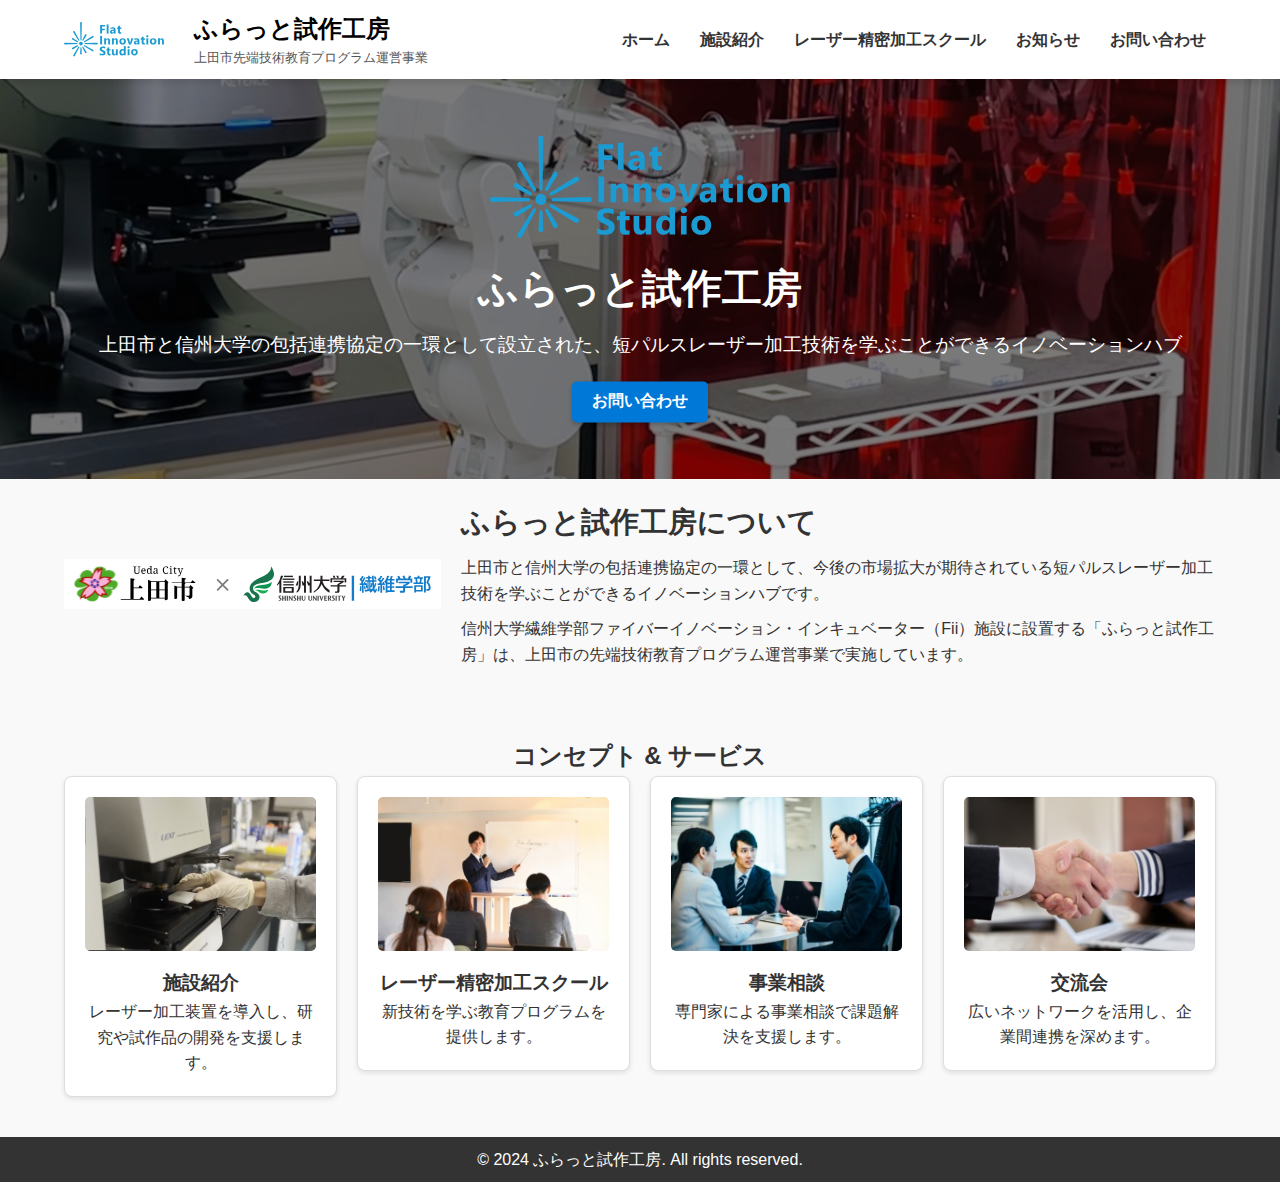
<file: index.html>
<!DOCTYPE html>
<html lang="ja">
<head>
    <meta charset="UTF-8">
    <meta name="viewport" content="width=device-width, initial-scale=1.0">
    <title>ふらっと試作工房</title>
    <link rel="stylesheet" href="css/global.css">
    <link rel="stylesheet" href="css/index.css">
</head>

<body data-page="home">

    <!-- ヘッダー -->
    <header>
        <div class="header-container">
            <a href="index.html" class="logo-link">
                <div class="logo-text">
                    <img src="img/レーザー工房ロゴ_背景透過.svg" alt="ロゴ" class="header-logo">
                    <div class="header-title-container">
                        <span class="header-title">ふらっと試作工房</span>
                        <span class="header-subtitle">上田市先端技術教育プログラム運営事業</span>
                    </div>
                </div>
            </a>
            <!-- ハンバーガーメニュー -->
            <div class="hamburger-menu">
                <span></span>
                <span></span>
                <span></span>
            </div>
            <!-- ナビゲーション -->
            <nav class="nav-links">
                <ul>
                    <li><a href="index.html">ホーム</a></li>
                    <li><a href="facility.html">施設紹介</a></li>
                    <li><a href="laser_school.html">レーザー精密加工スクール</a></li>
                    <li><a href="news.html">お知らせ</a></li>
                    <li><a href="contact.html">お問い合わせ</a></li>
                </ul>
            </nav>
        </div>
    </header>


    <!-- Hero Section -->
    <section id="home" class="hero">
        <div class="hero-overlay"></div>
        <div class="hero-content">
            <img src="img/レーザー工房ロゴ_背景透過.svg" alt="Flat Innovation Studio" class="hero-logo">
            <h1>ふらっと試作工房</h1>
            <p>上田市と信州大学の包括連携協定の一環として設立された、短パルスレーザー加工技術を学ぶことができるイノベーションハブ</p>
            <!-- お問い合わせボタン -->
            <button onclick="location.href='contact.html'">お問い合わせ</button>
        </div>
    </section>

    <!-- 施設紹介セクション -->
    <section id="facility" class="facility-section">
        <div class="facility-container">
            <!-- 画像 -->
            <div class="facility-image">
                <img src="img/UedaShi-ShinshuUniv.svg" alt="上田市と信州大学の連携画像">
            </div>
            <!-- 説明文 -->
            <div class="facility-description">
                <h2>ふらっと試作工房について</h2>
                <p>上田市と信州大学の包括連携協定の一環として、今後の市場拡大が期待されている短パルスレーザー加工技術を学ぶことができるイノベーションハブです。</p>
                <p>信州大学繊維学部ファイバーイノベーション・インキュベーター（Fii）施設に設置する「ふらっと試作工房」は、上田市の先端技術教育プログラム運営事業で実施しています。</p>
            </div>
        </div>
    </section>

    <!-- Services Section -->
    <section id="services" class="services-section">
        <h2>コンセプト & サービス</h2>
        <div class="services-container">
            <a href="facility.html" class="service-card-link">
                <div class="service-card">
                    <img src="img/試作工房.png" alt="試作工房">
                    <h3>施設紹介</h3>
                    <p>レーザー加工装置を導入し、研究や試作品の開発を支援します。</p>
                </div>
            </a>
            <a href="laser_school.html" class="service-card-link">
                <div class="service-card">
                    <img src="img/教育プログラム.jpg" alt="教育プログラム">
                    <h3>レーザー精密加工スクール</h3>
                    <p>新技術を学ぶ教育プログラムを提供します。</p>
                </div>
            </a>
            <a href="contact.html" class="service-card-link">
                <div class="service-card">
                    <img src="img/事業相談.jpg" alt="事業相談">
                    <h3>事業相談</h3>
                    <p>専門家による事業相談で課題解決を支援します。</p>
                </div>
            </a>
            <a href="contact.html" class="service-card-link">
                <div class="service-card">
                    <img src="img/交流会.jpg" alt="交流会">
                    <h3>交流会</h3>
                    <p>広いネットワークを活用し、企業間連携を深めます。</p>
                </div>
            </a>
        </div>
    </section>

    <!-- Footer -->
    <footer>
        <p>&copy; 2024 ふらっと試作工房. All rights reserved.</p>
    </footer>

    <script src="js/script.js"></script>
</body>
</html>
</file>
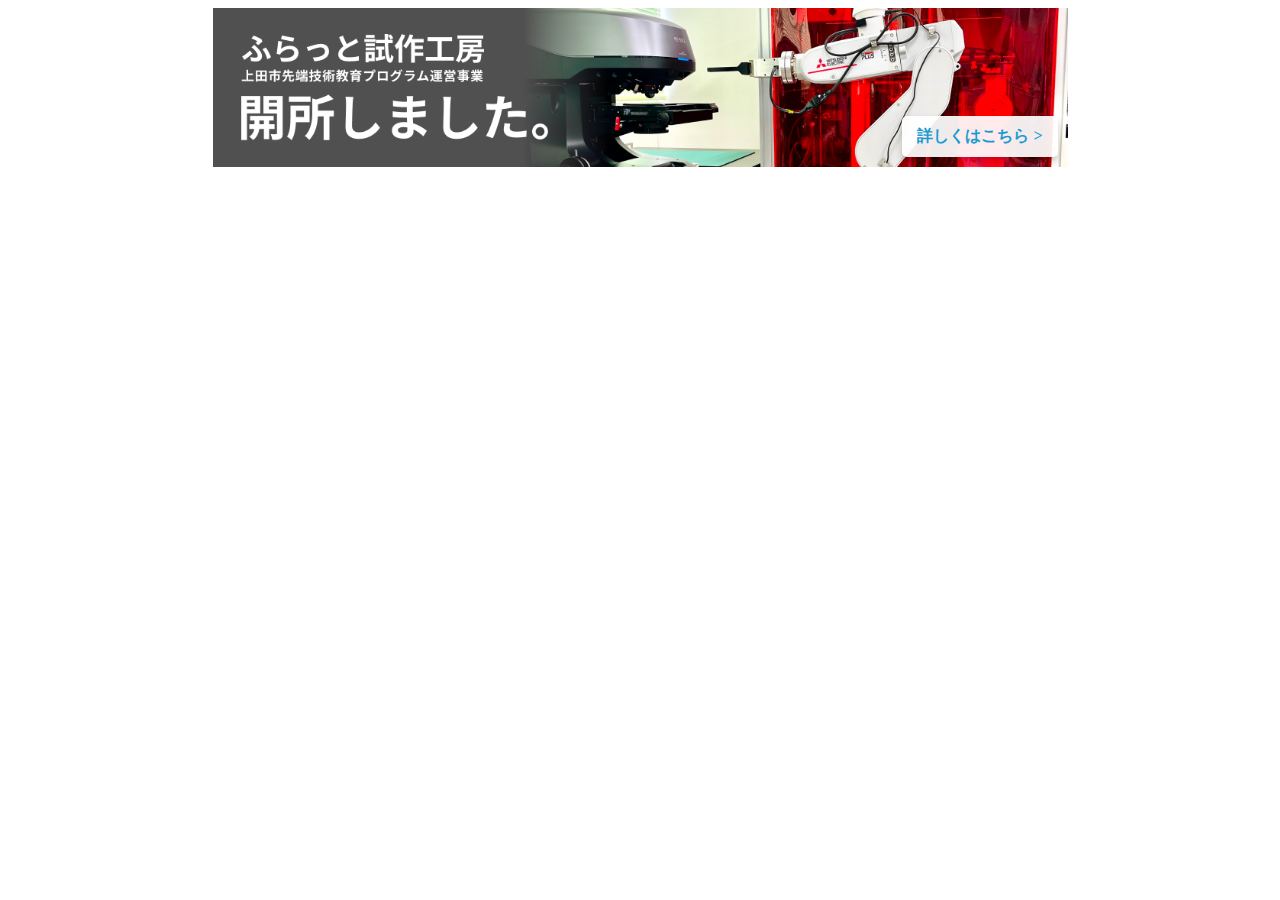
<file: yamalab/index.html>
<!DOCTYPE html>
<html lang="ja">
<head>
    <meta charset="UTF-8">
    <meta name="viewport" content="width=device-width, initial-scale=1.0">
    <title>バナーリンク</title>
    <style>
        .banner {
            position: relative;
            width: 100%;
            max-width: 855px; /* バナーの最大幅 */
            margin: auto;
        }

        .banner-link {
            display: block;
            text-decoration: none;
            color: inherit;
            position: relative;
        }

        .banner-image {
            width: 100%;
            display: block;
        }

        .button-container {
            position: absolute;
            bottom: 10px;
            right: 10px;
        }

        .button {
            display: inline-block;
            background-color: rgba(255, 255, 255, 0.92); /* 背景色の92%の薄さ */
            color: #1B9BD2; /* 文字色 */
            padding: 10px 15px;
            border-radius: 5px;
            font-size: 16px;
            font-weight: bold; /* 太字 */
            text-decoration: none;
            box-shadow: 0 4px 6px rgba(0, 0, 0, 0.2);
        }

        .button:hover {
            background-color: rgba(255, 255, 255, 1); /* ホバー時は完全な白 */
            box-shadow: 0 4px 8px rgba(0, 0, 0, 0.3);
        }
    </style>
</head>
<body>
    <div class="banner">
        <a href="https://yuuos.github.io/fis-web-project/" class="banner-link">
            <img src="koubou-banner.png" alt="開所しました。" class="banner-image" />
            <div class="button-container">
                <a href="https://yuuos.github.io/fis-web-project/" class="button">詳しくはこちら ></a>
            </div>
        </a>
    </div>
</body>
</html>
</file>
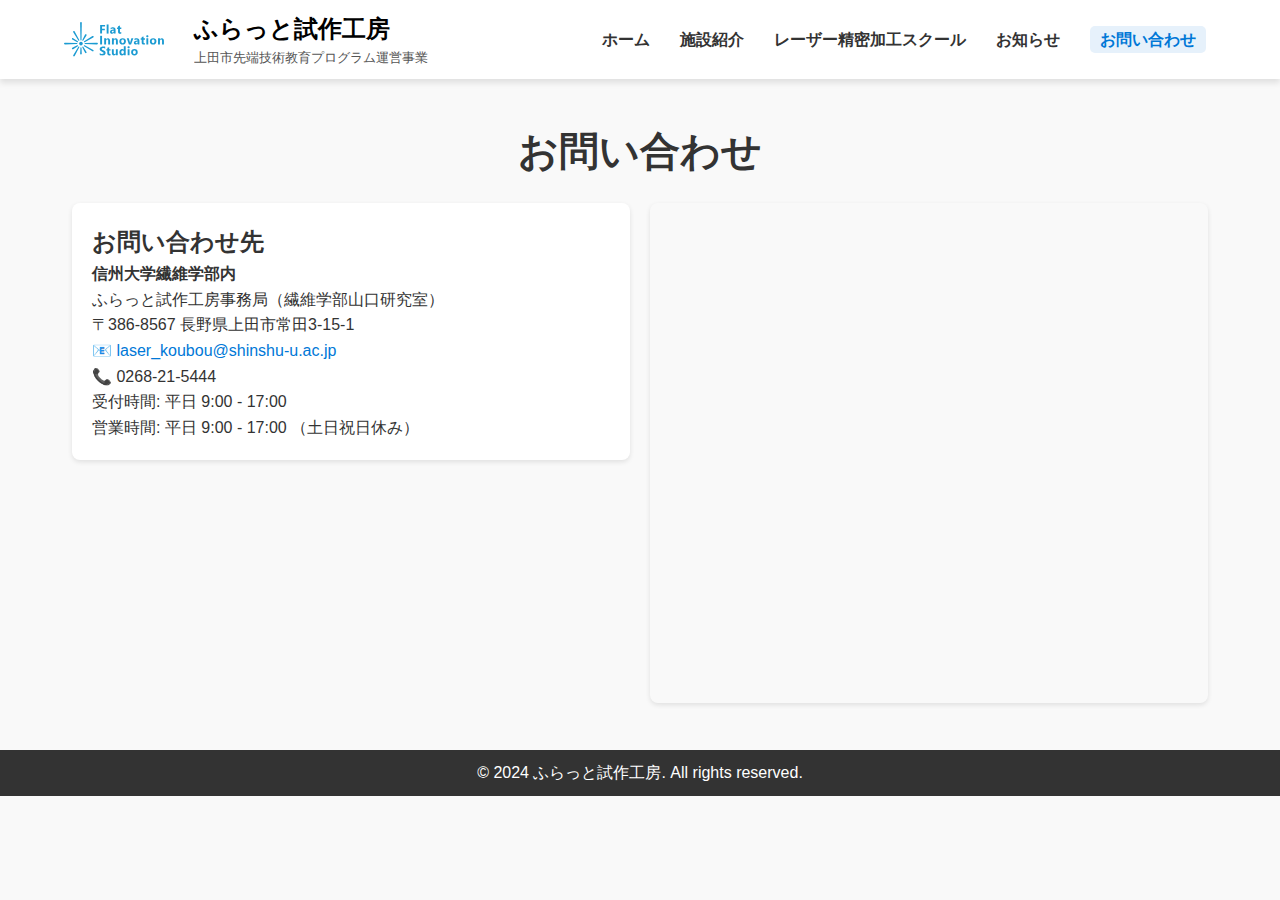
<file: contact.html>
<!DOCTYPE html>
<html lang="ja">
<head>
    <meta charset="UTF-8">
    <meta name="viewport" content="width=device-width, initial-scale=1.0">
    <title>お問い合わせ - ふらっと試作工房</title>
    <link rel="stylesheet" href="css/global.css">
    <link rel="stylesheet" href="css/contact.css">
</head>
<body data-page="contact">
    <!-- ヘッダー -->
    <header>
        <div class="header-container">
            <a href="index.html" class="logo-link">
                <div class="logo-text">
                    <img src="img/レーザー工房ロゴ_背景透過.svg" alt="ロゴ" class="header-logo">
                    <div class="header-title-container">
                        <span class="header-title">ふらっと試作工房</span>
                        <span class="header-subtitle">上田市先端技術教育プログラム運営事業</span>
                    </div>
                </div>
            </a>
            <!-- ハンバーガーメニュー -->
            <div class="hamburger-menu">
                <span></span>
                <span></span>
                <span></span>
            </div>
            <!-- ナビゲーション -->
            <nav class="nav-links">
                <ul>
                    <li><a href="index.html">ホーム</a></li>
                    <li><a href="facility.html">施設紹介</a></li>
                    <li><a href="laser_school.html">レーザー精密加工スクール</a></li>
                    <li><a href="news.html">お知らせ</a></li>
                    <li><a href="contact.html">お問い合わせ</a></li>
                </ul>
            </nav>
        </div>
    </header>

    <!-- お問い合わせセクション -->
    <section class="contact-section">
        <h1>お問い合わせ</h1>
        <div class="contact-container">
            <!-- 左側: 連絡先情報 -->
            <div class="contact-info">
                <h2>お問い合わせ先</h2>
                <p><strong>信州大学繊維学部内</strong><br>
                   ふらっと試作工房事務局（繊維学部山口研究室）<br>
                   〒386-8567 長野県上田市常田3-15-1</p>
                <p>
                    📧 <script type="text/javascript">
                        <!--
                        function converter(M){
                        var str="", str_as="";
                        for(var i=0;i<M.length;i++){
                        str_as = M.charCodeAt(i);
                        str += String.fromCharCode(str_as + 1);
                        }
                        return str;
                        }
                        var ad = converter(String.fromCharCode(107,96,114,100,113,94,106,110,116,97)+String.fromCharCode(110,116,63,114,103,104,109,114,103,116,44,116,45,96,98,45,105,111));
                        document.write("<a href=\"mai"+"lto:"+ad+"\">"+ad+"<\/a>");
                        //-->
                        </script>
                        <noscript>
                            <img src="img/mail_addr.svg" alt="メールアドレス">
                        </noscript>
                    <br>
                    📞 0268-21-5444<br>
                    受付時間: 平日 9:00 - 17:00<br>
                    営業時間: 平日 9:00 - 17:00 （土日祝日休み）
                </p>
            </div>
            <!-- 右側: Googleマップ -->
            <div class="contact-map">
                <!-- <h2>アクセス</h2> -->
                <iframe src="https://www.google.com/maps/embed?pb=!1m18!1m12!1m3!1d619.1450020070446!2d138.26291678468888!3d36.39160602669805!2m3!1f0!2f0!3f0!3m2!1i1024!2i768!4f13.1!3m3!1m2!1s0x601dbceb42600f27%3A0xe50cc89fa19ed64b!2z44CSMzg2LTAwMTgg6ZW36YeO55yM5LiK55Sw5biC5bi455Sw77yT5LiB55uu77yR77yV4oiS77yRIEZJSeaWveiorQ!5e0!3m2!1sja!2sjp!4v1735002816317!5m2!1sja!2sjp" 
                        width="100%" height="500" style="border:0;" allowfullscreen="" loading="lazy" referrerpolicy="no-referrer-when-downgrade"></iframe>
            </div>
        </div>
    </section>

    <!-- フッター -->
    <footer>
        <p>&copy; 2024 ふらっと試作工房. All rights reserved.</p>
    </footer>

    <script src="js/script.js"></script>
</body>
</html>
</file>
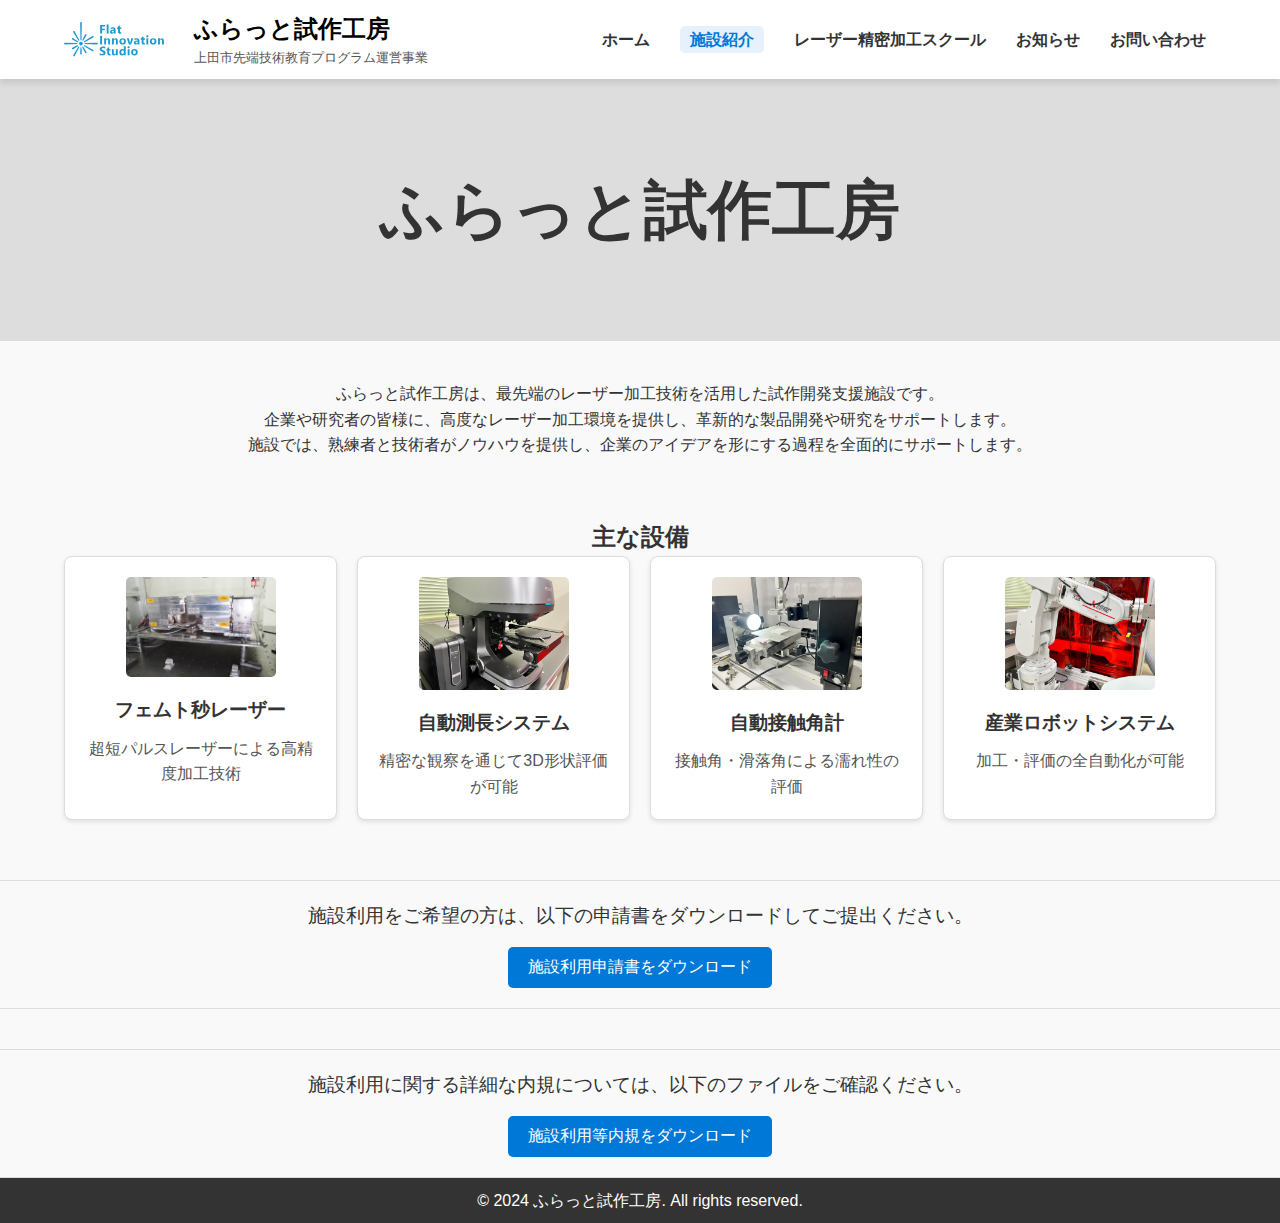
<file: facility.html>
<!DOCTYPE html>
<html lang="ja">
<head>
    <meta charset="UTF-8">
    <meta name="viewport" content="width=device-width, initial-scale=1.0">
    <title>施設紹介 - ふらっと試作工房</title>
    <link rel="stylesheet" href="css/global.css">
    <link rel="stylesheet" href="css/facility.css">
</head>
<body data-page="facility">

    <header>
        <div class="header-container">
            <a href="index.html" class="logo-link">
                <div class="logo-text">
                    <img src="img/レーザー工房ロゴ_背景透過.svg" alt="ロゴ" class="header-logo">
                    <div class="header-title-container">
                        <span class="header-title">ふらっと試作工房</span>
                        <span class="header-subtitle">上田市先端技術教育プログラム運営事業</span>
                    </div>
                </div>
            </a>
            <!-- ハンバーガーメニュー -->
            <div class="hamburger-menu">
                <span></span>
                <span></span>
                <span></span>
            </div>
            <nav class="nav-links">
                <ul>
                    <li><a href="index.html">ホーム</a></li>
                    <li><a href="facility.html">施設紹介</a></li>
                    <li><a href="laser_school.html">レーザー精密加工スクール</a></li>
                    <li><a href="news.html">お知らせ</a></li>
                    <li><a href="contact.html">お問い合わせ</a></li>
                </ul>
            </nav>
        </div>
    </header>


    <!-- 施設紹介コンテンツ -->
    <section class="facility-hero">
        <h1>ふらっと試作工房</h1>
    </section>

    <section class="facility-content">
        <p>ふらっと試作工房は、最先端のレーザー加工技術を活用した試作開発支援施設です。<br>
        企業や研究者の皆様に、高度なレーザー加工環境を提供し、革新的な製品開発や研究をサポートします。</p>
        <p>施設では、熟練者と技術者がノウハウを提供し、企業のアイデアを形にする過程を全面的にサポートします。</p>
    </section>

    <!-- 主な設備セクション -->
    <section class="equipment-section">
        <h2>主な設備</h2>
        <div class="equipment-container">
            <!-- フェムト秒レーザー -->
            <div class="equipment-card">
                <img src="img/laser.jpg" alt="フェムト秒レーザー" class="equipment-image">
                <h3>フェムト秒レーザー</h3>
                <p>超短パルスレーザーによる高精度加工技術</p>
            </div>
            <!-- 自動測長システム -->
            <div class="equipment-card">
                <img src="img/laser_microscope.jpg" alt="レーザー顕微鏡" class="equipment-image">
                <h3>自動測長システム</h3>
                <p>精密な観察を通じて3D形状評価が可能</p>
            </div>
            <!-- 自動接触角計 -->
            <div class="equipment-card">
                <img src="img/contact_angle_analyzer.jpg" alt="自動接触角計" class="equipment-image">
                <h3>自動接触角計</h3>
                <p>接触角・滑落角による濡れ性の評価</p>
            </div>
            <!-- 産業ロボットシステム -->
            <div class="equipment-card">
                <img src="img/robot.jpg" alt="産業用ロボット" class="equipment-image">
                <h3>産業ロボットシステム</h3>
                <p>加工・評価の全自動化が可能</p>
            </div>
        </div>
    </section>


    <!-- 施設利用申請書リンク -->
    <section class="facility-application">
        <div class="application-container">
            <p>施設利用をご希望の方は、以下の申請書をダウンロードしてご提出ください。</p>
            <a href="img/施設利用申請書.docx" class="application-link" download>
                <button>施設利用申請書をダウンロード</button>
            </a>
        </div>
    </section>

    <!-- 施設利用等内規リンク -->
    <section class="facility-rules">
        <div class="rules-container">
            <p>施設利用に関する詳細な内規については、以下のファイルをご確認ください。</p>
            <a href="img/施設利用等内規.docx" class="rules-link" download>
                <button>施設利用等内規をダウンロード</button>
            </a>
        </div>
    </section>


    <!-- フッター -->
    <footer>
        <p>&copy; 2024 ふらっと試作工房. All rights reserved.</p>
    </footer>


    <script src="js/script.js"></script>

</body>
</html>
</file>
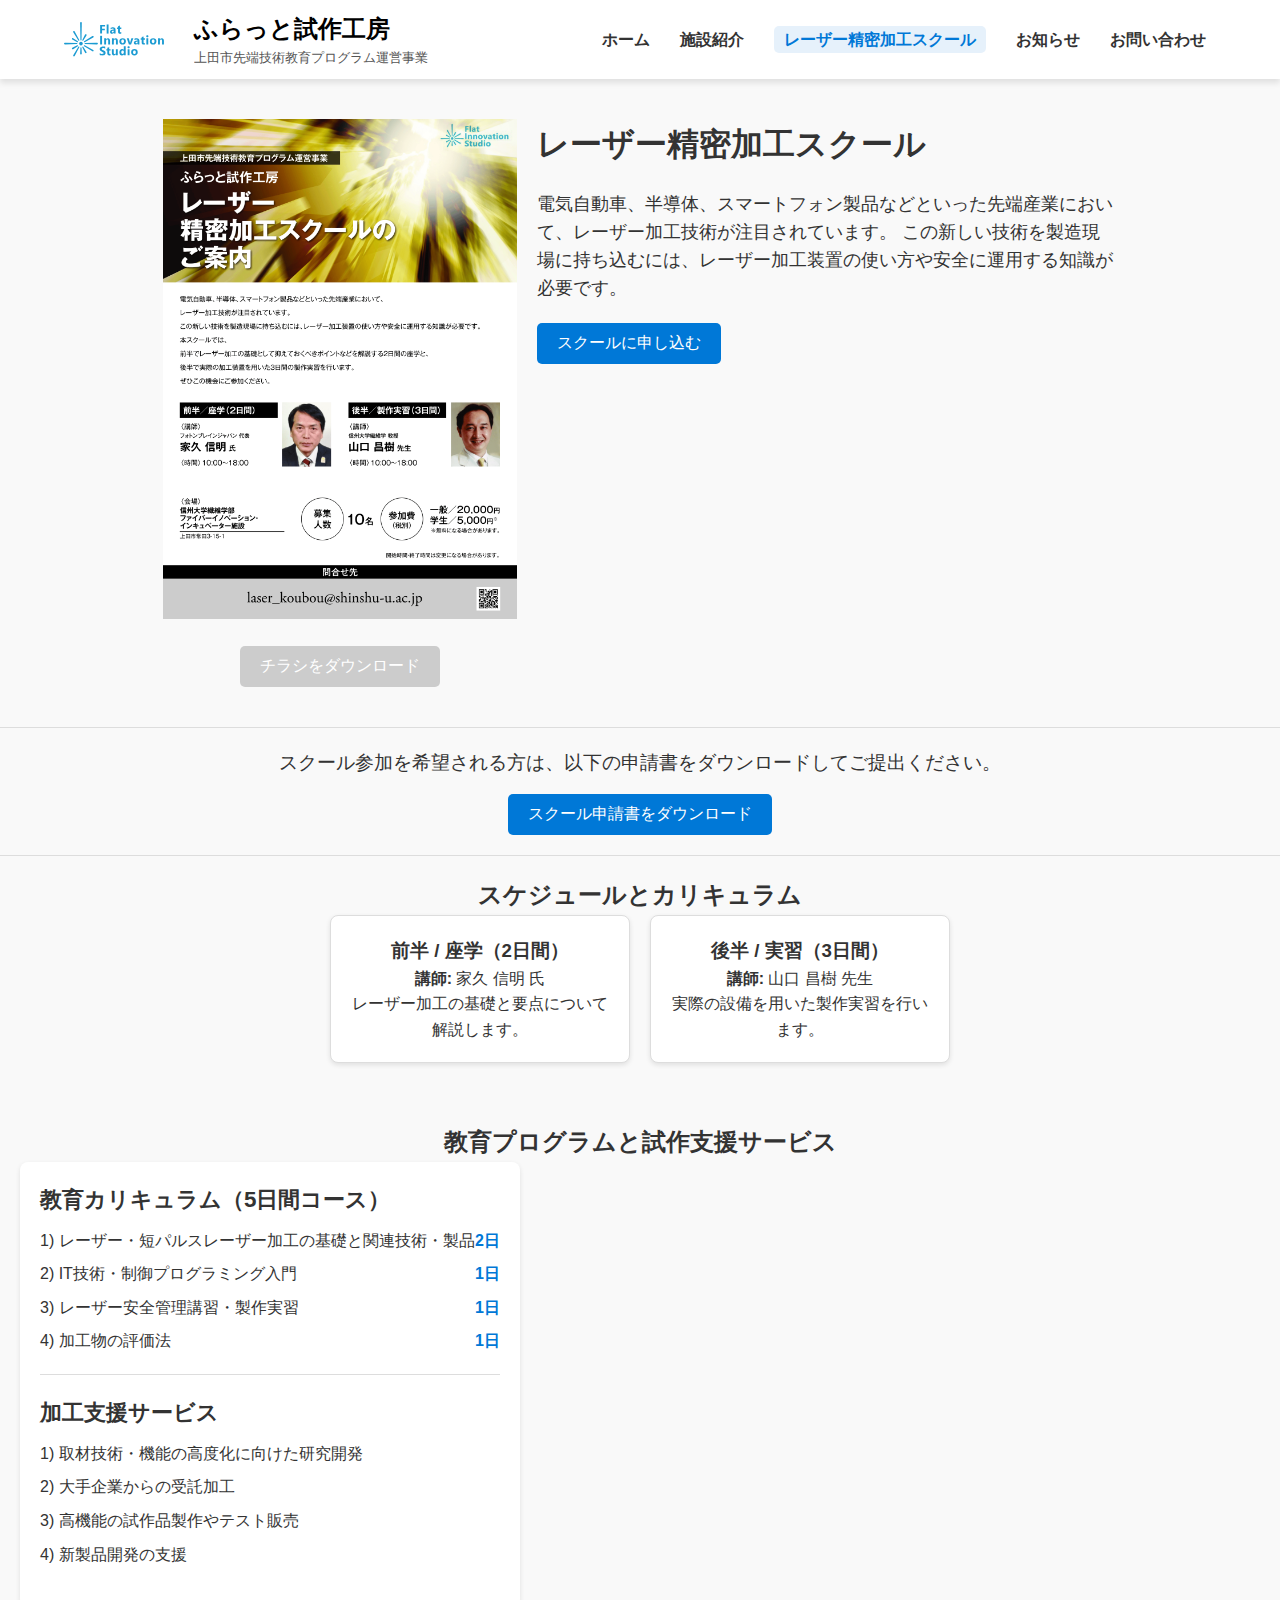
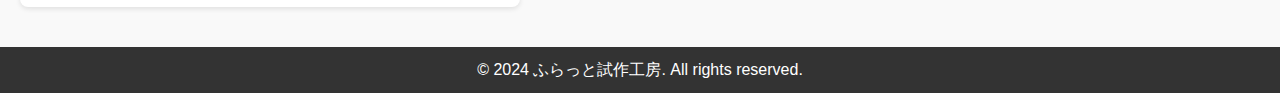
<file: laser_school.html>
<!DOCTYPE html>
<html lang="ja">
<head>
    <meta charset="UTF-8">
    <meta name="viewport" content="width=device-width, initial-scale=1.0">
    <title>レーザー精密加工スクール</title>
    <link rel="stylesheet" href="css/global.css">
    <link rel="stylesheet" href="css/school.css">
</head>
<body data-page="laser_school">
    <!-- ヘッダー -->
    <header>
        <div class="header-container">
            <a href="index.html" class="logo-link">
                <div class="logo-text">
                    <img src="img/レーザー工房ロゴ_背景透過.svg" alt="ロゴ" class="header-logo">
                    <div class="header-title-container">
                        <span class="header-title">ふらっと試作工房</span>
                        <span class="header-subtitle">上田市先端技術教育プログラム運営事業</span>
                    </div>
                </div>
            </a>
            <!-- ハンバーガーメニュー -->
            <div class="hamburger-menu">
                <span></span>
                <span></span>
                <span></span>
            </div>
            <!-- ナビゲーション -->
            <nav class="nav-links">
                <ul>
                    <li><a href="index.html">ホーム</a></li>
                    <li><a href="facility.html">施設紹介</a></li>
                    <li><a href="laser_school.html">レーザー精密加工スクール</a></li>
                    <li><a href="news.html">お知らせ</a></li>
                    <li><a href="contact.html">お問い合わせ</a></li>
                </ul>
            </nav>
        </div>
    </header>

    <!-- メインセクション -->
    <section class="school-intro">
        <div class="school-container">
        <!-- 左側: PNG画像埋め込み -->
        <div class="png-container">
            <img src="img/募集チラシ_汎用版.png" alt="募集チラシ" width="100%" height="500px" />
            <!-- ダウンロードリンク -->
            <div class="flyer-download">
                <a href="img/募集チラシ_汎用版.pdf" download="レーザー精密加工スクールチラシ">
                    <button>チラシをダウンロード</button>
                </a>
            </div>
        </div>

            <!-- 右側: 解説と申し込みボタン -->
            <div class="school-description">
                <h1>レーザー精密加工スクール</h1>
                <p>
                    電気自動車、半導体、スマートフォン製品などといった先端産業において、レーザー加工技術が注目されています。
                    この新しい技術を製造現場に持ち込むには、レーザー加工装置の使い方や安全に運用する知識が必要です。
                </p>
                <!-- スクール申し込みボタン -->
                <button onclick="location.href='contact.html'">スクールに申し込む</button>
            </div>
        </div>
    </section>

    <!-- スクール申請書リンク -->
    <section class="school-application">
        <div class="application-container">
            <p>スクール参加を希望される方は、以下の申請書をダウンロードしてご提出ください。</p>
            <a href="img/スクール申請書.docx" class="school-link" download>
                <button>スクール申請書をダウンロード</button>
            </a>
        </div>
    </section>

    <!-- スケジュール・カリキュラム -->
    <section class="school-schedule">
        <h2>スケジュールとカリキュラム</h2>
        <div class="schedule-container">
            <div class="schedule-item">
                <h3>前半 / 座学（2日間）</h3>
                <p><strong>講師:</strong> 家久 信明 氏</p>
                <p>レーザー加工の基礎と要点について解説します。</p>
            </div>
            <div class="schedule-item">
                <h3>後半 / 実習（3日間）</h3>
                <p><strong>講師:</strong> 山口 昌樹 先生</p>
                <p>実際の設備を用いた製作実習を行います。</p>
            </div>
        </div>
    </section>

    <section class="program-service">
        <h2>教育プログラムと試作支援サービス</h2>
        <div class="program-card">
            <!-- 教育カリキュラム -->
            <div class="program-section">
                <h3>教育カリキュラム（5日間コース）</h3>
                <ul>
                    <li>
                        1) レーザー・短パルスレーザー加工の基礎と関連技術・製品
                        <span class="days">2日</span>
                    </li>
                    <li>
                        2) IT技術・制御プログラミング入門
                        <span class="days">1日</span>
                    </li>
                    <li>
                        3) レーザー安全管理講習・製作実習
                        <span class="days">1日</span>
                    </li>
                    <li>
                        4) 加工物の評価法
                        <span class="days">1日</span>
                    </li>
                </ul>
            </div>
            <hr>
            <!-- 加工支援サービス -->
            <div class="program-section">
                <h3>加工支援サービス</h3>
                <ul>
                    <li>1) 取材技術・機能の高度化に向けた研究開発</li>
                    <li>2) 大手企業からの受託加工</li>
                    <li>3) 高機能の試作品製作やテスト販売</li>
                    <li>4) 新製品開発の支援</li>
                </ul>
            </div>
        </div>
    </section>

    <!-- フッター -->
    <footer>
        <p>&copy; 2024 ふらっと試作工房. All rights reserved.</p>
    </footer>

    <script src="js/script.js"></script>

</body>
</html>
</file>
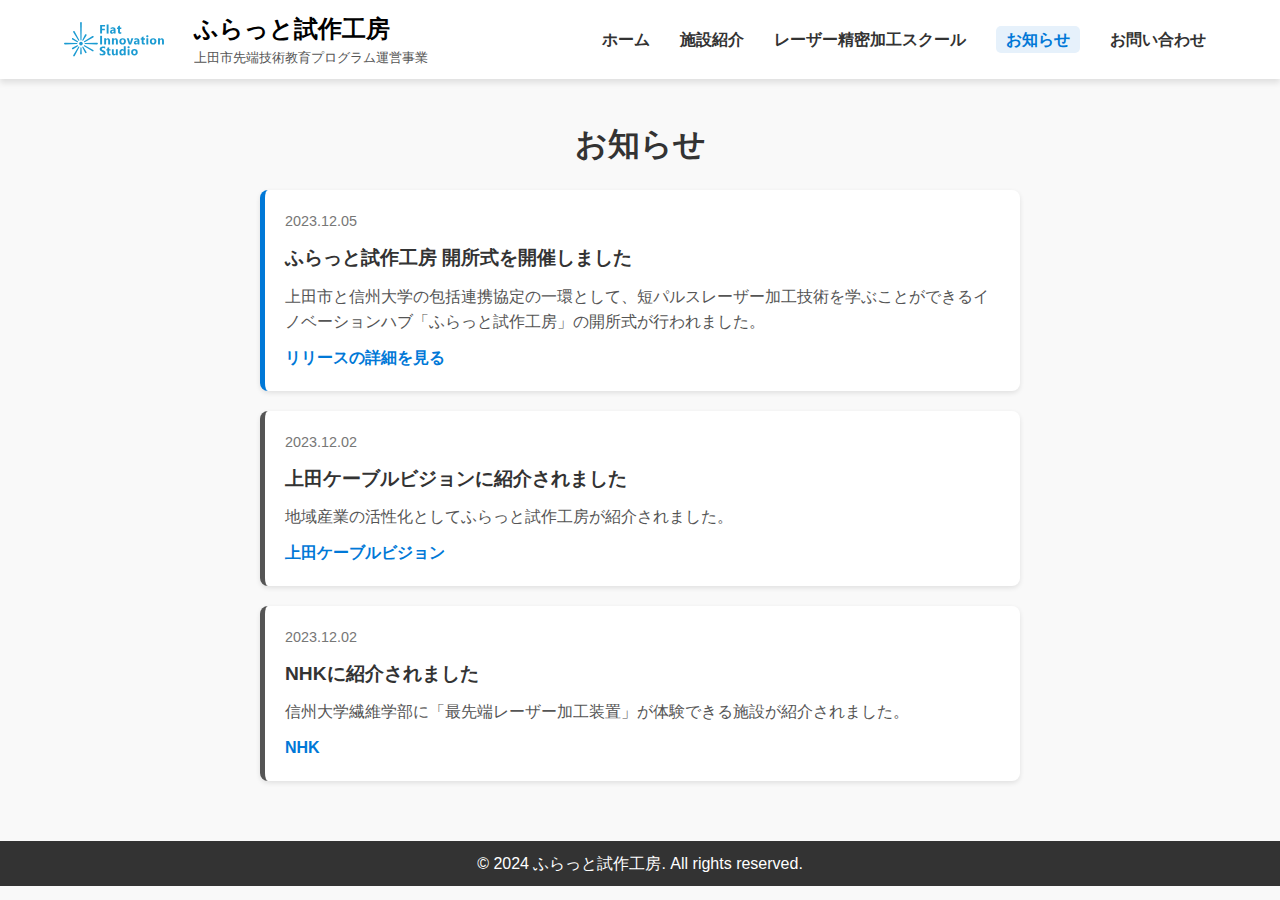
<file: news.html>
<!DOCTYPE html>
<html lang="ja">
<head>
    <meta charset="UTF-8">
    <meta name="viewport" content="width=device-width, initial-scale=1.0">
    <title>お知らせ - ふらっと試作工房</title>
    <link rel="stylesheet" href="css/global.css">
    <link rel="stylesheet" href="css/news.css">
</head>
<body data-page="news">
    <!-- ヘッダー -->
    <header>
        <div class="header-container">
            <a href="index.html" class="logo-link">
                <div class="logo-text">
                    <img src="img/レーザー工房ロゴ_背景透過.svg" alt="ロゴ" class="header-logo">
                    <div class="header-title-container">
                        <span class="header-title">ふらっと試作工房</span>
                        <span class="header-subtitle">上田市先端技術教育プログラム運営事業</span>
                    </div>
                </div>
            </a>
            <!-- ハンバーガーメニュー -->
            <div class="hamburger-menu">
                <span></span>
                <span></span>
                <span></span>
            </div>
            <!-- ナビゲーション -->
            <nav class="nav-links">
                <ul>
                    <li><a href="index.html">ホーム</a></li>
                    <li><a href="facility.html">施設紹介</a></li>
                    <li><a href="laser_school.html">レーザー精密加工スクール</a></li>
                    <li><a href="news.html">お知らせ</a></li>
                    <li><a href="contact.html">お問い合わせ</a></li>
                </ul>
            </nav>
        </div>
    </header>

    <!-- お知らせセクション -->
    <section class="news-section">
        <h1>お知らせ</h1>
        <div class="news-container">
            <!-- リリースのお知らせ -->
            <div class="news-item release">
                <p class="date">2023.12.05</p>
                <h2>ふらっと試作工房 開所式を開催しました</h2>
                <p>
                    上田市と信州大学の包括連携協定の一環として、短パルスレーザー加工技術を学ぶことができるイノベーションハブ「ふらっと試作工房」の開所式が行われました。
                </p>
                <a href="https://www.shinshu-u.ac.jp/faculty/textiles/news/2024/12/192082.html" target="_blank">リリースの詳細を見る</a>
            </div>

            <!-- ニュースのお知らせ -->
            <div class="news-item news">
                <p class="date">2023.12.02</p>
                <h2>上田ケーブルビジョンに紹介されました</h2>
                <p>
                    地域産業の活性化としてふらっと試作工房が紹介されました。
                </p>
                <a href="https://ucv.co.jp/program/report/35192/" target="_blank">上田ケーブルビジョン</a>
            </div>

            <div class="news-item news">
                <p class="date">2023.12.02</p>
                <h2>NHKに紹介されました</h2>
                <p>
                    信州大学繊維学部に「最先端レーザー加工装置」が体験できる施設が紹介されました。
                </p>
                <a href="https://www3.nhk.or.jp/lnews/nagano/20241202/1010032972.html" target="_blank">NHK</a>
            </div>
        </div>
    </section>

    <!-- フッター -->
    <footer>
        <p>&copy; 2024 ふらっと試作工房. All rights reserved.</p>
    </footer>

    <script src="js/script.js"></script>

</body>
</html>
</file>
<file: css/global.css>
/* global.css */

/* 全体リセット */
* {
    margin: 0;
    box-sizing: border-box;
}

html {
    overflow-y: scroll; /* 常に縦スクロールバーを表示 */
}

body {
    font-family: Arial, sans-serif;
    line-height: 1.6;
    color: #333;
    background-color: #f9f9f9;
}

/* ヘッダー */
header {
    box-shadow: 0 4px 6px rgba(0, 0, 0, 0.1); /* 下方向に影をつける */
    z-index: 10; /* 他の要素より上に表示 */
    position: relative; /* 影の表示を明確にする */
    background-color: #fff; /* 背景色がないと影が見えにくい */
    padding: 10px 0;
}

.header-container {
    display: flex;
    justify-content: space-between;
    align-items: center;
    flex-wrap: wrap; /* Allow wrapping for smaller screens */
    width: 90%;
    margin: 0 auto;
    max-width: 1200px; /* Optional: Set a max-width for the header content */
}

.header-logo {
    width: 100px; /* ロゴサイズを大きく */
    height: auto; /* 縦横比を維持 */
}

.header-title {
    font-size: 1.2rem; /* タイトルの文字サイズを調整 */
    font-weight: bold;
    margin: 0; /* 余白をリセット */
    color: #333; /* テキストカラー */
}

.header-subtitle {
    font-size: 0.8rem; /* サブタイトルの文字サイズを小さく調整 */
    color: #555;
    margin: 0; /* 余白をリセット */
    white-space: nowrap; /* テキストを折り返さない */
    overflow: hidden; /* はみ出た部分を非表示 */
    text-overflow: ellipsis; /* 必要に応じて省略記号を表示 */
}

.nav-links {
    list-style: none;
    display: none;
    flex-direction: column;
    gap: 10px;
}

.nav-links {
    display: flex;
    flex-direction: row;
    gap: 20px;
}

.nav-links.show {
    display: flex;
}

.nav-links ul {
    display: flex;
    list-style: none;
    gap: 10px;
    padding: 0;
}

.nav-links ul li {
    padding: 10px;
}

.nav-links a {
    text-decoration: none;
    color: #333;
    font-weight: bold;
    transition: color 0.3s ease;
}

.nav-links a:hover {
    color: #0078D7;
}

.nav-links a.current-page {
    font-weight: bold; /* 太字にする */
    color: #0078D7; /* アクティブなリンク色 */
    background-color: #e6f1fb; /* 背景色を追加 */
    border-radius: 5px; /* 角を丸める */
    padding: 5px 10px; /* 余白を追加 */
    transition: background-color 0.3s ease, color 0.3s ease; /* なめらかな変化 */
}

.nav-links a.current-page:hover {
    background-color: #cce4f7; /* ホバー時の背景色 */
    color: #005bb5; /* ホバー時のリンク色 */
}

footer {
    background-color: #333;
    color: #fff;
    text-align: center;
    padding: 10px 0;
}

.logo-text {
    display: flex;
    align-items: center;
    gap: 10px; /* ロゴとテキストの間隔 */
    max-width: 70%;
}

.logo {
    width: 150px; /* 例: 2倍の大きさに調整 */
    height: auto;
}

.logo-link {
    display: flex;
    align-items: center;
    text-decoration: none; /* 下線を消す */
}

.logo-link .header-logo {
    margin-right: 10px; /* ロゴとテキストの間隔 */
}

.logo-link .header-title {
    color: #000; /* テキストの色 */
    font-size: 1.5rem; /* 適度なサイズ */
    font-weight: bold; /* 太字 */
}

.header-title-container {
    display: flex;
    flex-direction: column;
    align-items: flex-start;
    margin-left: 10px;
    max-width: 200px; /* 横幅制限を追加 */
    word-break: break-word; /* 折り返しを許可 */
}

.download-button {
    background-color: #0078D7;
    color: #fff;
    border: none;
    padding: 10px 20px;
    font-size: 1rem;
    border-radius: 5px;
    cursor: pointer;
    transition: background-color 0.3s ease;
}

.download-button:hover {
    background-color: #005bb5;
}

.facility-rules, .school-application {
    text-align: center;
    margin: 0;
    padding: 20px;
    background-color: #f9f9f9;
    border-top: 1px solid #ddd;
    border-bottom: 1px solid #ddd;
}

.facility-rules p, .school-application p {
    font-size: 1.2rem;
    margin-bottom: 15px;
}

.rules-link button, .school-link button {
    background-color: #0078D7;
    color: #fff;
    border: none;
    padding: 10px 20px;
    font-size: 1rem;
    border-radius: 5px;
    cursor: pointer;
    transition: background-color 0.3s ease;
}

.rules-link button:hover, .school-link button:hover {
    background-color: #005bb5;
}

.hamburger-menu {
    display: none;
    flex-direction: column;
    gap: 5px;
    cursor: pointer;
    z-index: 1001;
}

.hamburger-menu span {
    background: #333;
    height: 4px;
    width: 25px;
    border-radius: 5px;
    transition: all 0.3s;
}

/* スマホ用レスポンシブ */
@media screen and (max-width: 768px) {
    .hamburger-menu {
        display: flex;
    }

    .nav-links {
        position: absolute;
        top: 60px;
        right: 0;
        flex-direction: column;
        gap: 0;
        background: #fff;
        width: 100%;
        display: none;
        z-index: 1000;
    }

    .nav-links ul {
        flex-direction: column;
    }

    .nav-links.show {
        display: flex;
    }

    .facility-container {
        flex-direction: column;
        align-items: center;
    }

    .header-logo {
        width: 70px; /* スマホ時のロゴサイズを小さく */
        height: auto;
    }

    .header-title {
        margin-left: 0;
    }

    .logo-link .header-logo {
        margin-right: 0;
    }

    .logo-link .header-title {
        font-size: 1.2rem;
    }

    .header-subtitle {
        font-size: 0.7rem;
    }
}
</file>
<file: css/index.css>
/* Heroセクション */
.hero {
    position: relative;
    height: 400px;
    background: url('../img/top_img.jpg') no-repeat center center/cover;
    text-align: center;
    color: #fff;
}

.hero-overlay {
    position: absolute;
    top: 0;
    left: 0;
    width: 100%;
    height: 100%;
    background: rgba(0, 0, 0, 0.5); /* 背景画像の暗さ調整 */
}

.hero-content {
    position: relative;
    top: 50%;
    transform: translateY(-50%);
    text-align: center;
}

.hero-content .hero-logo {
    width: 300px;
    margin-bottom: 10px;
}

.hero-content h1 {
    font-size: 2.5rem;
    margin-bottom: 10px;
}

.hero-content p {
    font-size: 1.2rem;
    margin-bottom: 20px;
}

/* お問い合わせボタン */
.contact-btn {
    background-color: #0078D7;
    color: #fff;
    padding: 10px 20px;
    border: none;
    cursor: pointer;
    border-radius: 5px;
    font-size: 1rem;
    transition: background-color 0.3s ease;
}

.contact-btn:hover {
    background-color: #005bb5;
}

/* サービスセクション */
.services-section {
    text-align: center;
    padding: 40px 0;
}

.services-container {
    display: grid;
    grid-template-columns: repeat(4, 1fr); /* デフォルトで4列 */
    gap: 20px;
    width: 90%;
    margin: 0 auto;
}

.service-card {
    background: #fff;
    border: 1px solid #ddd;
    box-shadow: 0 2px 5px rgba(0, 0, 0, 0.1);
    padding: 20px;
    border-radius: 8px;
}

.service-card img {
    width: 100%;
    height: auto;
    border-radius: 5px;
    margin-bottom: 10px;
}

.service-card h3 {
    font-size: 1.2rem;
    margin-bottom: 10px;
}

.service-card p {
    font-size: 1rem;
    color: #555;
}

.service-card-link {
    text-decoration: none; /* アンダーラインを消す */
    color: inherit; /* 親要素の文字色を継承 */
    display: block; /* カード全体をクリック可能にする */
}

.service-card h3,
.service-card p {
    margin: 0; /* 不要な余白を削除 */
    color: #333; /* 文字色を固定 */
    transition: color 0.3s ease; /* ホバー時のスムーズな変化 */
}

.service-card:hover {
    box-shadow: 0 4px 8px rgba(0, 0, 0, 0.2); /* カードに影を追加 */
    transform: translateY(-3px); /* 少し浮き上がる効果 */
    transition: all 0.3s ease;
}

/* お知らせセクション */
.news-section {
    text-align: center;
    padding: 40px 0;
    background-color: #f8f9fa;
}

.news-item {
    margin: 20px auto;
    max-width: 800px;
    background: #fff;
    padding: 20px;
    box-shadow: 0 2px 5px rgba(0, 0, 0, 0.1);
    border-radius: 8px;
}

.news-item h3 {
    margin-bottom: 10px;
    font-size: 1.2rem;
}

.news-item p {
    font-size: 1rem;
    color: #555;
}

/* 施設紹介セクション */
.facility-section {
    padding: 20px 0;
    background-color: #f9f9f9;
}

.facility-container {
    display: flex;
    align-items: center;
    justify-content: center;
    gap: 20px; /* 画像とテキストの間隔 */
    width: 90%;
    margin: 0 auto;
}

.facility-image {
    flex: 1; /* 画像エリアの幅 */
    text-align: center;
}

.facility-image img {
    width: 100%;
    max-width: 500px; /* 画像の最大幅 */
    height: auto;
}

.facility-description {
    flex: 2; /* 説明文エリアの幅 */
    text-align: left;
}

.facility-description h2 {
    font-size: 1.8rem;
    margin-bottom: 10px;
}

.facility-description p {
    font-size: 1rem;
    line-height: 1.6;
    margin-bottom: 10px;
}

/* ボタンのデフォルトスタイル */
button {
    background-color: #0078D7; /* ボタンの背景色 */
    color: #fff; /* 文字色 */
    border: none; /* 枠線をなくす */
    padding: 10px 20px; /* 上下左右の余白 */
    font-size: 1rem; /* フォントサイズ */
    font-weight: bold; /* 文字を太く */
    border-radius: 5px; /* 角を丸く */
    cursor: pointer; /* カーソルをポインターに */
    transition: all 0.3s ease; /* ホバー時のアニメーション */
    text-decoration: none; /* テキストの下線を消す */
    display: inline-block; /* インラインブロックに */
    box-shadow: 0 2px 4px rgba(0, 0, 0, 0.2); /* 影を追加 */
}

button:hover {
    background-color: #005bb5; /* ホバー時の色 */
    transform: translateY(-2px); /* 浮き上がる効果 */
    box-shadow: 0 4px 6px rgba(0, 0, 0, 0.3); /* ホバー時の影 */
}

/* レスポンシブ対応 */
@media screen and (max-width: 1200px) {
    .services-container {
        grid-template-columns: repeat(2, 1fr); /* 2列表示 */
    }
}

@media screen and (max-width: 768px) {
    .services-container {
        grid-template-columns: 1fr; /* 縦並び */
    }
}
</file>
<file: css/contact.css>
/* Body styles (if applicable, add here) */

/* ID-based styles (none provided in the original file) */

/* Class-based styles, alphabetically ordered */

/* .contact-container */
.contact-container {
    display: flex;
    gap: 20px; /* カードと地図の間隔 */
    justify-content: center;
    align-items: flex-start; /* 上端を揃える */
    margin-top: 20px;
}

/* 左側: 連絡先情報 */
.contact-info {
    flex: 1;
    max-width: 45%;
    text-align: left;
    background-color: #fff;
    padding: 20px;
    border-radius: 8px;
    box-shadow: 0 2px 5px rgba(0, 0, 0, 0.1);
    line-height: 1.6;
}

.contact-info a {
    color: #0078D7;
    text-decoration: none;
}

.contact-info a:hover {
    text-decoration: underline;
}

/* .contact-map */
.contact-map {
    flex: 1;
    max-width: 45%;
}

.contact-map iframe {
    border-radius: 8px;
    box-shadow: 0 2px 5px rgba(0, 0, 0, 0.1);
    width: 100%;
    height: 500px; /* 高さを固定 */
}

/* .contact-section */
.contact-section {
    padding: 40px 20px;
    background-color: #f9f9f9;
    text-align: center;
}

.contact-section h1 {
    font-size: 2.5rem;
    margin-bottom: 20px;
    text-align: center;
}

/* Responsive design */
@media screen and (max-width: 768px) {
    .contact-container {
        flex-direction: column; /* 縦並びにする */
        align-items: center; /* 要素を中央揃えにする */
        gap: 20px; /* 要素間のスペースを確保 */
    }

    .contact-info,
    .contact-map {
        max-width: 100%; /* 横幅を100%に設定 */
        text-align: center; /* テキストを中央揃えに */
    }

    .contact-map iframe {
        height: 300px; /* マップの高さを調整 */
    }
}
</file>
<file: css/facility.css>
/* Heroセクション */
.facility-hero {
    background-color: #ddd;
    text-align: center;
    padding: 80px 0;
    font-size: 2rem;
    font-weight: bold;
}

/* コンテンツ */
.facility-content {
    text-align: center;
    margin: 40px auto;
    max-width: 800px;
}

/* 主な設備 */
.facility-equipment {
    text-align: center;
    margin: 40px auto;
}

/* .equipment-container */
.equipment-container {
    /* Overwritten duplicate
       Removed: display: flex; justify-content: space-around; flex-wrap: wrap; */
    display: grid;
    grid-template-columns: repeat(auto-fit, minmax(250px, 1fr));
    gap: 20px;
    width: 90%;
    margin: 0 auto;
}

/* .equipment-card */
.equipment-card {
    /* Overwritten duplicate
       Removed: width: 30%; padding: 20px; background: #fff; */
    min-width: 250px; /* カードの最小幅を指定 */
    width: 100%;
    text-align: center;
    padding: 20px;
    background-color: #fff;
    border-radius: 8px;
    border: 1px solid #ddd;
    box-shadow: 0 2px 5px rgba(0, 0, 0, 0.1);
}

.equipment-card:hover {
    transform: translateY(-5px);
}

.equipment-card img.equipment-image {
    width: 100%;
    max-width: 150px; /* 画像の最大幅 */
    height: auto;
    margin-bottom: 10px;
    border-radius: 5px;
}

.equipment-card img {
    /* Overwritten duplicate
       Removed: width: 100px; height: auto; */
    margin-bottom: 10px;
    border-radius: 5px;
}

.equipment-card h3 {
    font-size: 1.2rem;
    margin-bottom: 10px;
    color: #333;
}

.equipment-card p {
    font-size: 1rem;
    color: #555;
}

/* .facility-application */
.facility-application {
    text-align: center;
    margin: 40px 0;
    padding: 20px;
    background-color: #f9f9f9;
    border-top: 1px solid #ddd;
    border-bottom: 1px solid #ddd;
}

.facility-application p {
    font-size: 1.2rem;
    margin-bottom: 15px;
}

/* .application-link */
.application-link button {
    background-color: #0078D7;
    color: #fff;
    border: none;
    padding: 10px 20px;
    font-size: 1rem;
    border-radius: 5px;
    cursor: pointer;
    transition: background-color 0.3s ease;
}

.application-link button:hover {
    background-color: #005bb5;
}

/* 主な設備セクション */
.equipment-section {
    text-align: center;
    padding: 20px 0;
}

/* Responsive styles */
@media screen and (max-width: 768px) {
    .facility-hero {
        padding: 15px 0;
        font-size: 1.2rem;
    }

    .facility-content {
        text-align: left;
        margin: 10px 10px;
        max-width: 800px;
        font-size: 1rem;
    }
}
</file>
<file: css/school.css>
/* レーザー精密加工スクール専用CSS */
.school-intro {
    text-align: center;
    padding: 20px 20px;
}

.school-intro h1 {
    font-size: 2.5rem;
    margin-bottom: 20px;
}

.school-intro p {
    font-size: 1.1rem;
    margin-bottom: 20px;
    line-height: 1.6;
}

.school-intro button {
    background-color: #0078D7;
    color: #fff;
    padding: 10px 20px;
    border: none;
    cursor: pointer;
    border-radius: 5px;
    font-size: 1rem;
    transition: background-color 0.3s;
}

.school-intro button:hover {
    background-color: #005bb5;
}

/* PDF 埋め込み */
.pdf-embed {
    margin: 20px auto;
    text-align: center;
}

/* スケジュール */
.school-schedule {
    padding: 20px 20px;
    text-align: center;
    background-color: #f9f9f9;
}

.schedule-container {
    display: flex;
    gap: 20px;
    justify-content: center;
    flex-wrap: wrap;
}

.schedule-item {
    background: #fff;
    border: 1px solid #ddd;
    padding: 20px;
    box-shadow: 0 2px 5px rgba(0, 0, 0, 0.1);
    border-radius: 8px;
    width: 300px;
}

/* 教育プログラム */
.school-program {
    padding: 20px 20px;
    background-color: #f0f4f8;
}

.program-content h3 {
    margin-bottom: 10px;
}

.program-content ul {
    list-style: disc;
    margin: 0 20px 20px;
}

.program-content ul li {
    margin-bottom: 5px;
    font-size: 1rem;
}

/* レーザー精密加工スクールのスタイル */
.school-container {
    display: flex;
    align-items: flex-start;
    justify-content: center;
    gap: 20px;
    padding: 20px;
    max-width: 1200px;
    margin: 0 auto;
}

/* Container styling for the image or any embedded content */
.png_container {
    flex: 1;
    max-width: 50%; /* Set maximum width similar to pdf_container */
    background: #f0f0f0; /* Maintain light background */
    padding: 10px; /* Add padding for spacing */
    box-shadow: 0 2px 5px rgba(0, 0, 0, 0.1); /* Add subtle shadow */
    border-radius: 8px; /* Rounded corners for consistency */
    text-align: center; /* Center align content */
    margin-bottom: 20px; /* Add spacing below */
}

.png_container img {
    max-width: 100%; /* Scale image within the container */
    height: auto; /* Maintain aspect ratio */
    display: block; /* Remove inline spacing issues */
    margin: 0 auto; /* Center image horizontally */
}

/* Image adjustments for mobile */
@media screen and (max-width: 768px) {
    .png-container img {
        max-width: 80%; /* Scale down the image for mobile */
        height: auto; /* Maintain aspect ratio */
    }
}

/* Flyer Download */
.flyer-download {
    margin-top: 20px;
    text-align: center;
}

.flyer-download button {
    background-color: #cccccc;
    color: #fff;
    padding: 10px 20px;
    border: none;
    cursor: pointer;
    border-radius: 5px;
    font-size: 1rem;
    transition: background-color 0.3s;
}

.flyer-download button:hover {
    background-color: #0a0808;
}

/* School Description */
.school-description {
    flex: 1;
    max-width: 50%; /* 右側の解説部分 */
    text-align: left;
}

.school-description h1 {
    font-size: 2rem;
    margin-bottom: 20px;
}

.school-description p {
    font-size: 1.1rem;
    line-height: 1.6;
    margin-bottom: 20px;
}

.school-description button {
    background-color: #0078D7;
    color: #fff;
    padding: 10px 20px;
    border: none;
    cursor: pointer;
    border-radius: 5px;
    font-size: 1rem;
    transition: background-color 0.3s;
}

.school-description button:hover {
    background-color: #005bb5;
}

/* Programs */
.program-container {
    display: flex;
    flex-wrap: wrap;
    gap: 20px;
    justify-content: center;
}

.program-card {
    flex: 1 1 calc(50% - 20px); /* カードを2列表示 */
    max-width: 500px;
    background-color: #fff;
    box-shadow: 0 2px 5px rgba(0, 0, 0, 0.1);
    border-radius: 8px;
    padding: 20px;
    text-align: left;
}

.program-card h3 {
    font-size: 1.4rem;
    margin-bottom: 10px;
}

.program-card ul {
    list-style-type: none;
    padding: 0;
}

.program-card li {
    font-size: 1rem;
    margin-bottom: 8px;
    display: flex;
    justify-content: space-between;
}

.program-card .days {
    font-weight: bold;
    color: #0078D7;
}

.program-service {
    margin: 20px auto;
    text-align: center;
    padding: 20px;
}

.program-section {
    margin-bottom: 20px;
}

.program-section h3 {
    font-size: 1.4rem;
    margin-bottom: 10px;
}

.program-section ul {
    list-style: none;
    margin: 0;
    padding: 0;
}

.program-section li {
    font-size: 1rem;
    margin-bottom: 8px;
    display: flex;
    justify-content: space-between; /* 右端と左端を揃える */
}

.program-section .days {
    font-weight: bold;
    color: #0078D7;
}

hr {
    border: 0;
    height: 1px;
    background-color: #ddd;
    margin: 20px 0;
}

/* Responsive adjustments for school-container */
@media screen and (max-width: 768px) {
    .school-container {
        flex-direction: column; /* 要素を縦並びにする */
        align-items: center; /* 中央揃え */
        gap: 20px; /* 要素間のスペース */
    }

    .pdf-container,
    .school-description {
        max-width: 100%; /* 横幅を100%に */
        text-align: center; /* テキストを中央揃え */
    }

    .pdf-container iframe {
        width: 100%; /* PDFの横幅を親要素に合わせる */
        height: 300px; /* 高さを調整 */
    }

    .school-description h1 {
        font-size: 1.8rem; /* タイトルサイズを少し小さく */
    }

    .school-description p {
        font-size: 1rem; /* テキストサイズを調整 */
    }
}
</file>
<file: css/news.css>
/* お知らせセクション */
.news-section {
    padding: 40px 20px;
    background-color: #f9f9f9;
    text-align: center;
}

.news-section h1 {
    font-size: 2rem;
    margin-bottom: 20px;
}

/* お知らせセクション */
.news-container {
    display: block; /* FlexをBlockに変更 */
    margin: 0 auto;
    max-width: 800px; /* 最大幅を指定して中央揃え */
    padding: 0 20px; /* 左右の余白 */
}

.news-item {
    background-color: #fff;
    margin-bottom: 20px; /* 下に余白 */
    padding: 20px;
    border-radius: 8px;
    box-shadow: 0 2px 5px rgba(0, 0, 0, 0.1);
    text-align: left;
}

.news-item h2 {
    font-size: 1.2rem;
    margin-bottom: 10px;
    color: #333;
}

.news-item p {
    font-size: 1rem;
    color: #555;
    margin-bottom: 10px;
}

.news-item .date {
    font-size: 0.9rem;
    color: #777;
    margin-bottom: 10px;
}

.news-item a {
    display: inline-block;
    color: #0078D7;
    text-decoration: none;
    font-weight: bold;
}

.news-item a:hover {
    text-decoration: underline;
}

/* 特定スタイル: リリース */
.news-item.release {
    border-left: 5px solid #0078D7;
}

/* 特定スタイル: ニュース */
.news-item.news {
    border-left: 5px solid #555;
}
</file>
